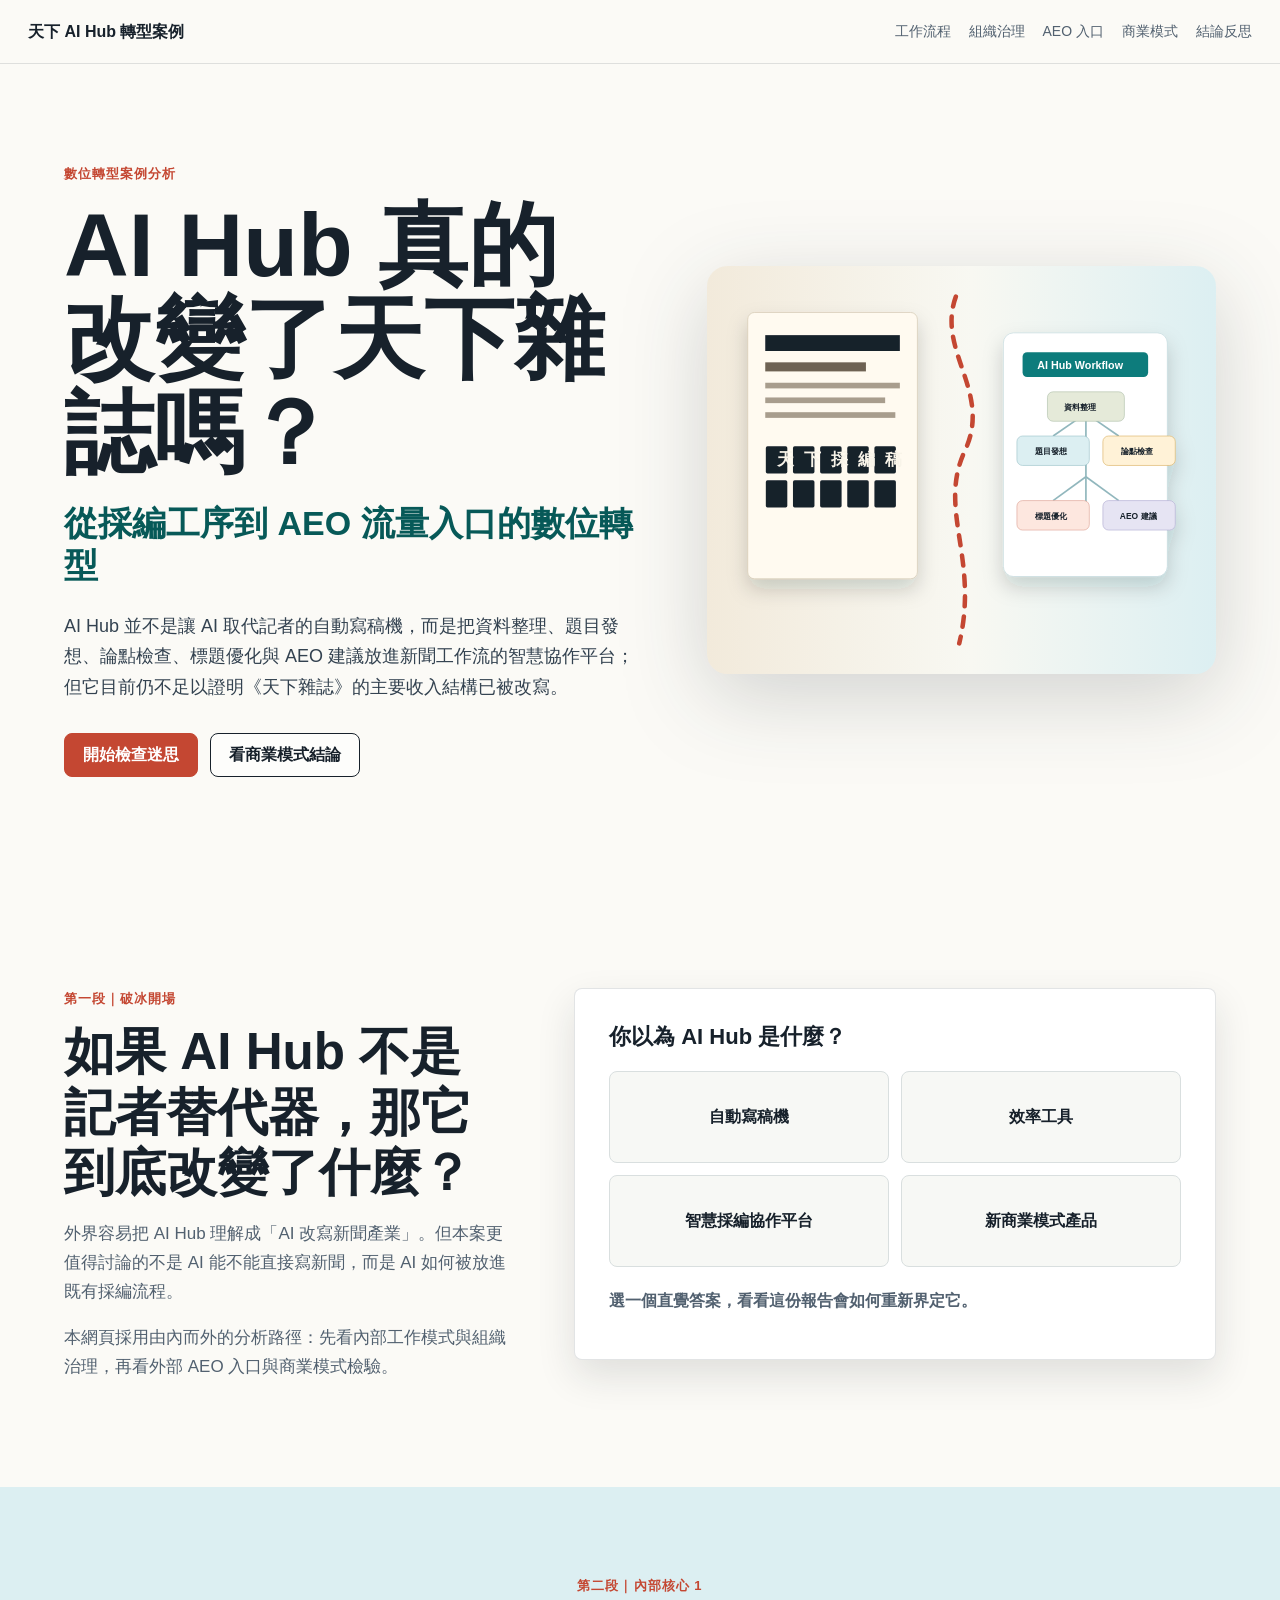
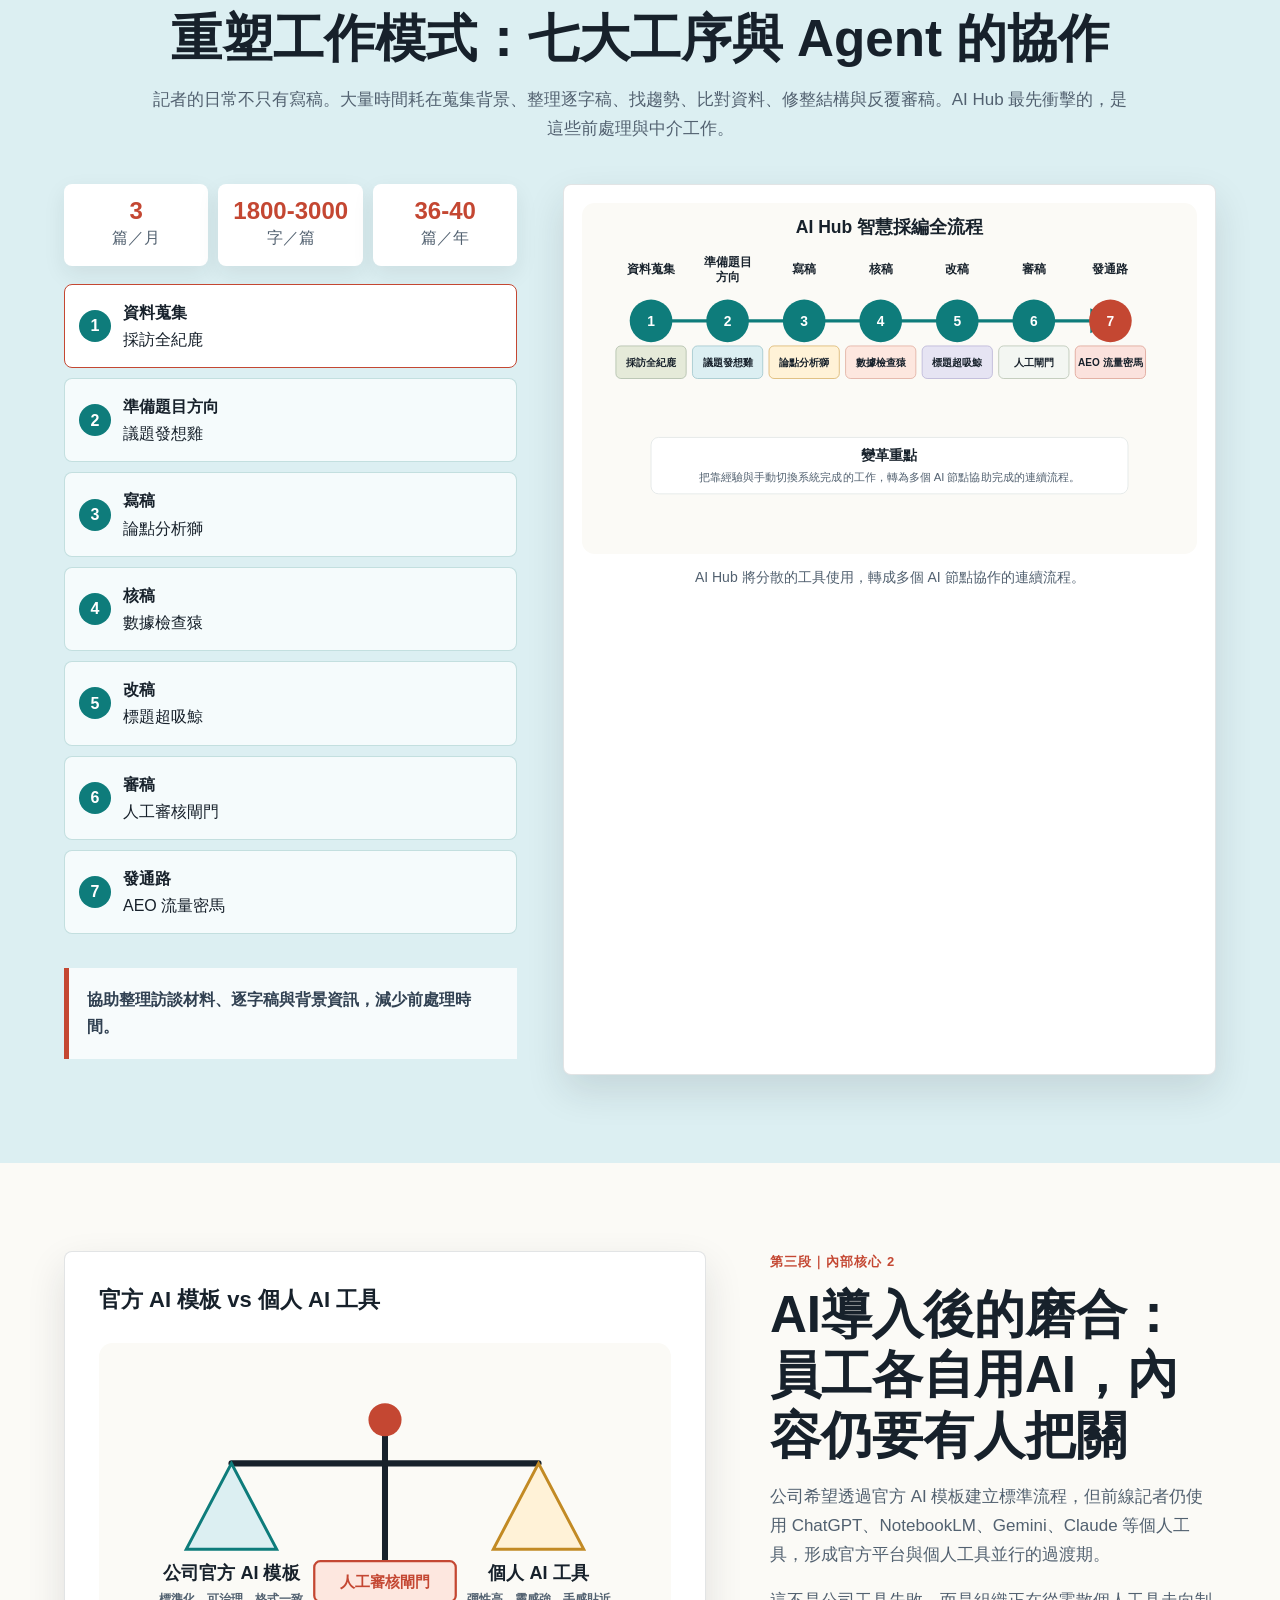
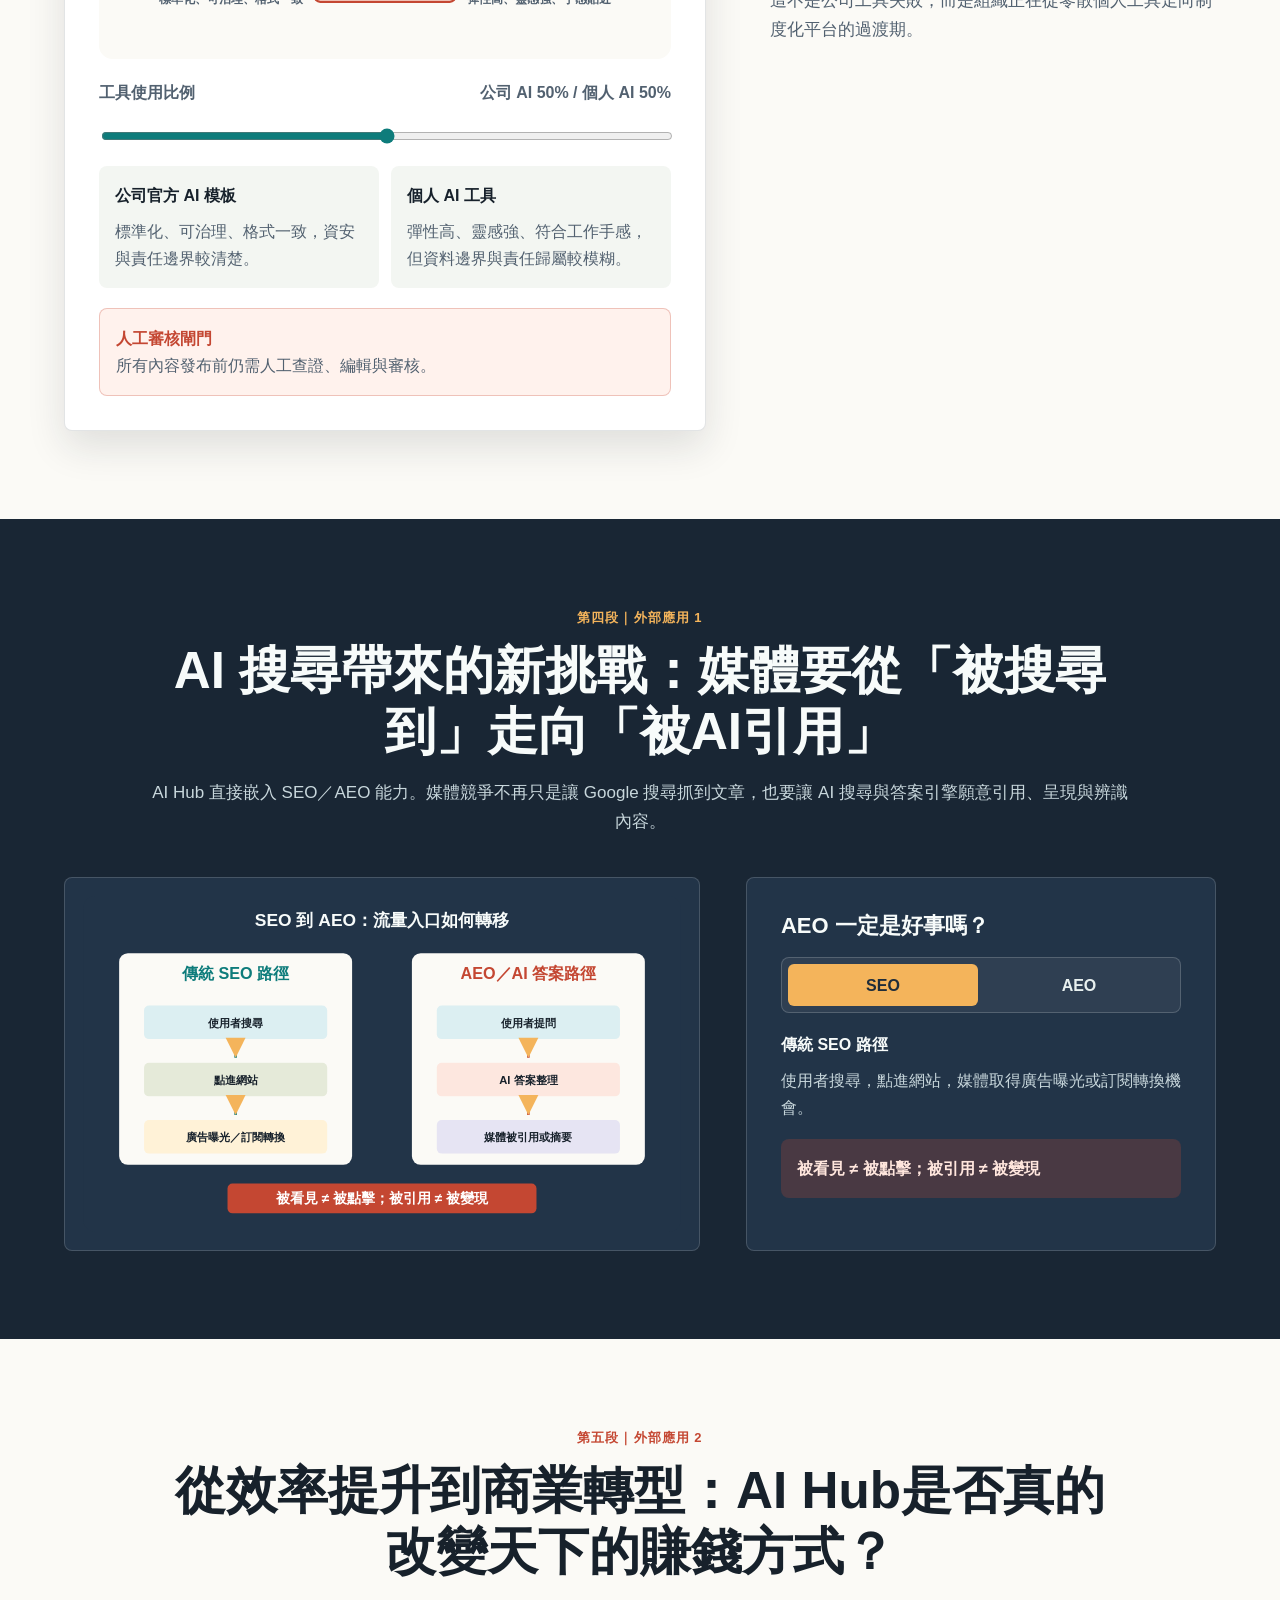
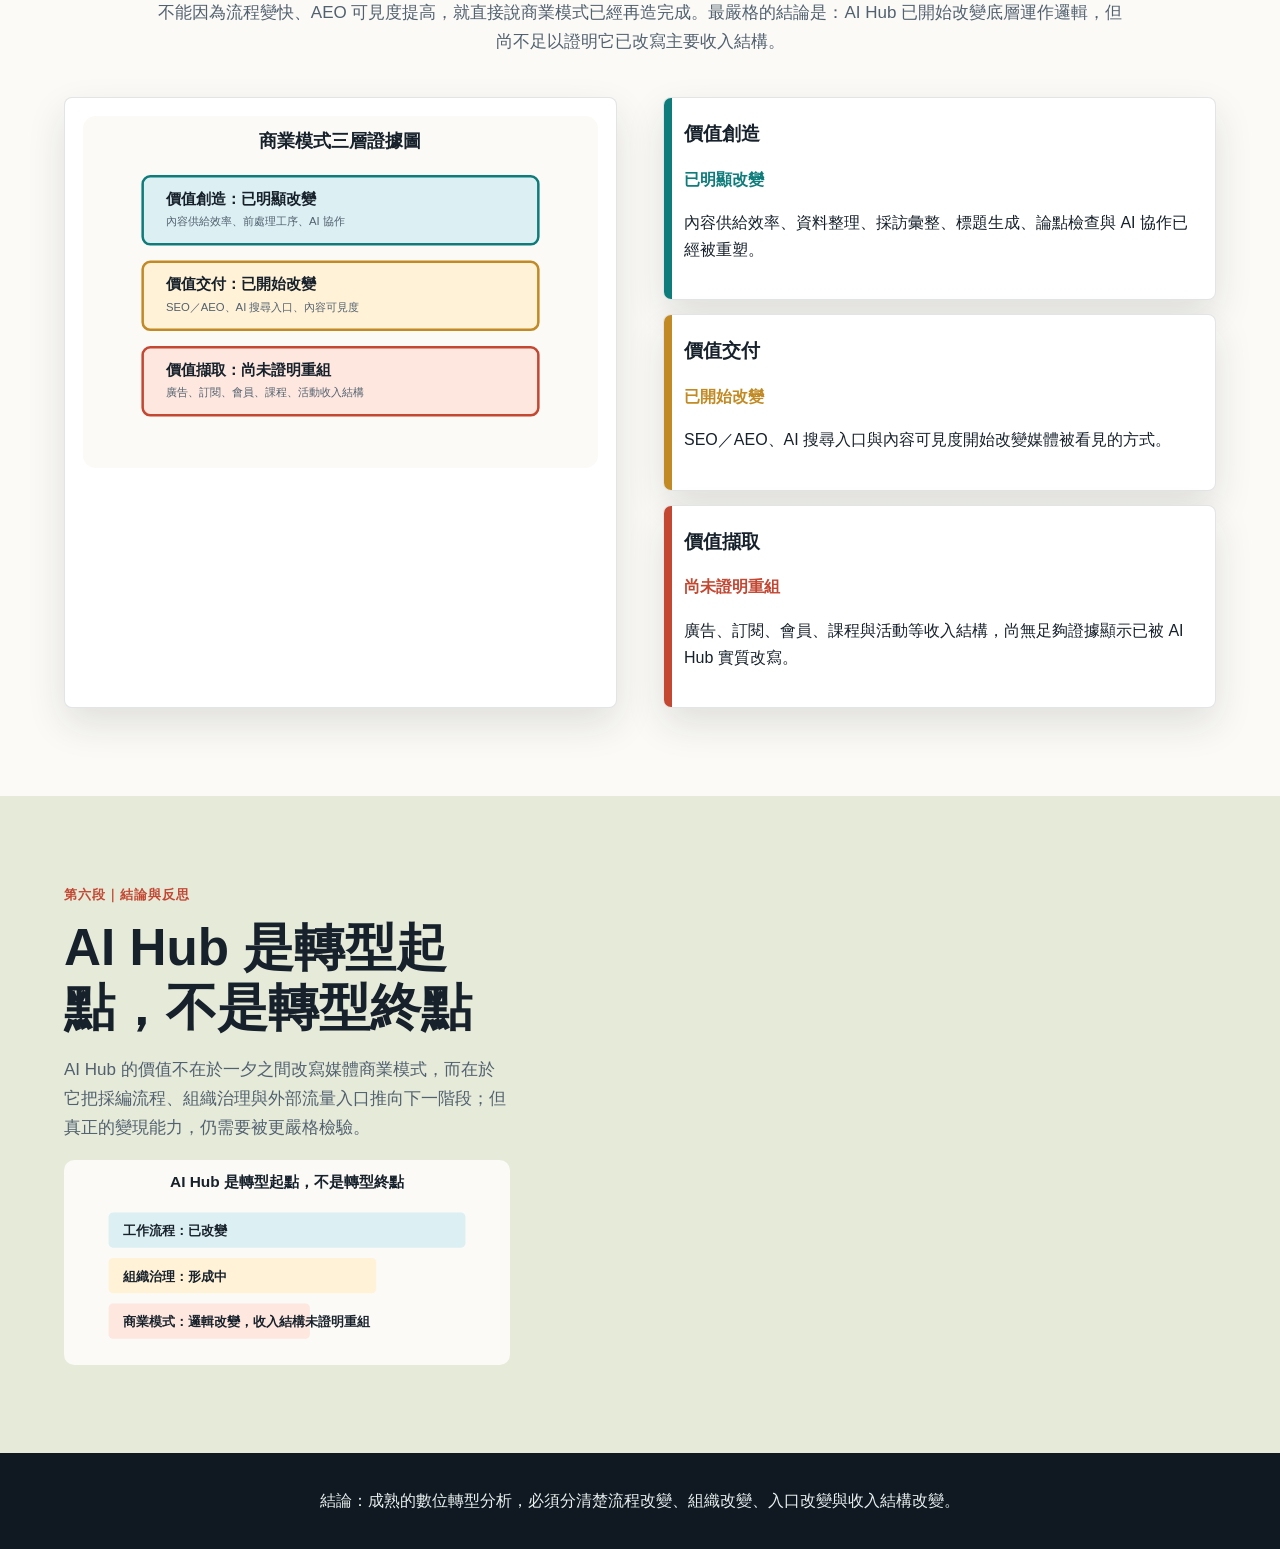
<file: index.html>
<!doctype html>
<html lang="zh-Hant">
  <head>
    <meta charset="utf-8" />
    <meta name="viewport" content="width=device-width, initial-scale=1" />
    <title>AI Hub 真的改變了天下雜誌嗎？</title>
    <meta
      name="description"
      content="從採編工序、組織治理到 AEO 流量入口，檢驗天下雜誌 AI Hub 導入後的數位轉型邊界。"
    />
    <link rel="stylesheet" href="style.css" />
  </head>
  <body>
    <header class="site-header" aria-label="報告導覽">
      <a class="brand" href="#top">天下 AI Hub 轉型案例</a>
      <nav class="nav-links" aria-label="頁面段落">
        <a href="#workflow">工作流程</a>
        <a href="#governance">組織治理</a>
        <a href="#aeo">AEO 入口</a>
        <a href="#business">商業模式</a>
        <a href="#reflection">結論反思</a>
      </nav>
      <div class="progress" aria-hidden="true"><span id="readProgress"></span></div>
    </header>

    <main id="top">
      <section class="hero section-band">
        <div class="hero-copy">
          <p class="eyebrow">數位轉型案例分析</p>
          <h1>AI Hub 真的改變了天下雜誌嗎？</h1>
          <p class="dek">從採編工序到 AEO 流量入口的數位轉型</p>
          <p class="lead">
            AI Hub 並不是讓 AI 取代記者的自動寫稿機，而是把資料整理、題目發想、論點檢查、標題優化與 AEO 建議放進新聞工作流的智慧協作平台；但它目前仍不足以證明《天下雜誌》的主要收入結構已被改寫。
          </p>
          <div class="hero-actions" aria-label="快速跳轉">
            <a class="button primary" href="#myth">開始檢查迷思</a>
            <a class="button ghost" href="#business">看商業模式結論</a>
          </div>
        </div>
        <div class="hero-visual" aria-label="傳統採編與 AI 模組介面的分裂式概念圖">
          <img src="assets/svg/hero-media-transformation.svg" alt="" />
        </div>
      </section>

     

      <section id="myth" class="section-band">
        <div class="section-grid">
          <div class="section-intro sticky-note">
            <p class="eyebrow">第一段｜破冰開場</p>
            <h2>如果 AI Hub 不是記者替代器，那它到底改變了什麼？</h2>
            <p>
              外界容易把 AI Hub 理解成「AI 改寫新聞產業」。但本案更值得討論的不是 AI 能不能直接寫新聞，而是 AI 如何被放進既有採編流程。
            </p>
            <p>
              本網頁採用由內而外的分析路徑：先看內部工作模式與組織治理，再看外部 AEO 入口與商業模式檢驗。
            </p>
          </div>
          <div class="interactive-panel" aria-labelledby="myth-title">
            <h3 id="myth-title">你以為 AI Hub 是什麼？</h3>
            <div class="choice-grid" data-quiz="myth">
              <button class="choice" data-correct="false">自動寫稿機</button>
              <button class="choice" data-correct="partial">效率工具</button>
              <button class="choice" data-correct="true">智慧採編協作平台</button>
              <button class="choice" data-correct="false">新商業模式產品</button>
            </div>
            <p class="feedback" id="mythFeedback" aria-live="polite">選一個直覺答案，看看這份報告會如何重新界定它。</p>
          </div>
        </div>
      </section>

      <section id="workflow" class="section-band tinted">
        <div class="section-heading">
          <p class="eyebrow">第二段｜內部核心 1</p>
          <h2>重塑工作模式：七大工序與 Agent 的協作</h2>
          <p>
            記者的日常不只有寫稿。大量時間耗在蒐集背景、整理逐字稿、找趨勢、比對資料、修整結構與反覆審稿。AI Hub 最先衝擊的，是這些前處理與中介工作。
          </p>
        </div>
        <div class="workflow-layout">
          <div class="workflow-controls">
            <div class="stat-strip">
              <span><strong>3</strong> 篇／月</span>
              <span><strong>1800-3000</strong> 字／篇</span>
              <span><strong>36-40</strong> 篇／年</span>
            </div>
            <div class="stepper" id="workflowStepper" aria-label="AI Hub 採編流程步進"></div>
            <p class="insight" id="workflowInsight">點選工序，查看 AI Hub Agent 如何插入採編流程。</p>
          </div>
          <figure class="diagram-frame">
            <img src="assets/svg/ai-hub-workflow.svg" alt="AI Hub 智慧採編全流程圖" />
            <figcaption>AI Hub 將分散的工具使用，轉成多個 AI 節點協作的連續流程。</figcaption>
          </figure>
        </div>
      </section>

      <section id="governance" class="section-band">
        <div class="section-grid reverse">
          <div class="section-intro sticky-note">
            <p class="eyebrow">第三段｜內部核心 2</p>
            <h2>AI導入後的磨合：員工各自用AI，內容仍要有人把關</h2>
            <p>
              公司希望透過官方 AI 模板建立標準流程，但前線記者仍使用 ChatGPT、NotebookLM、Gemini、Claude 等個人工具，形成官方平台與個人工具並行的過渡期。
            </p>
            <p>
              這不是公司工具失敗，而是組織正在從零散個人工具走向制度化平台的過渡期。
            </p>
          </div>
          <div class="interactive-panel governance-panel">
            <h3>官方 AI 模板 vs 個人 AI 工具</h3>
            <figure class="mini-figure">
              <img src="assets/svg/ai-governance-balance.svg" alt="官方 AI 與個人 AI 工具治理天平" />
            </figure>
            <label class="range-label" for="governanceRange">
              工具使用比例
              <span id="rangeValue">公司 AI 50% / 個人 AI 50%</span>
            </label>
            <input id="governanceRange" type="range" min="0" max="100" value="50" />
            <div class="comparison">
              <div>
                <h4>公司官方 AI 模板</h4>
                <p>標準化、可治理、格式一致，資安與責任邊界較清楚。</p>
              </div>
              <div>
                <h4>個人 AI 工具</h4>
                <p>彈性高、靈感強、符合工作手感，但資料邊界與責任歸屬較模糊。</p>
              </div>
            </div>
            <div class="gate">
              <span>人工審核閘門</span>
              <p>所有內容發布前仍需人工查證、編輯與審核。</p>
            </div>
          </div>
        </div>
      </section>

      <section id="aeo" class="section-band dark">
        <div class="section-heading">
          <p class="eyebrow">第四段｜外部應用 1</p>
          <h2>AI 搜尋帶來的新挑戰：媒體要從「被搜尋到」走向「被AI引用」</h2>
          <p>
            AI Hub 直接嵌入 SEO／AEO 能力。媒體競爭不再只是讓 Google 搜尋抓到文章，也要讓 AI 搜尋與答案引擎願意引用、呈現與辨識內容。
          </p>
        </div>
        <div class="aeo-layout">
          <figure class="diagram-frame dark-frame">
            <img src="assets/svg/seo-to-aeo-entry-shift.svg" alt="SEO 到 AEO 流量入口轉移圖" />
          </figure>
          <div class="interactive-panel dark-panel">
            <h3>AEO 一定是好事嗎？</h3>
            <div class="segmented" role="tablist" aria-label="流量入口模式">
              <button class="active" data-mode="seo" role="tab" aria-selected="true">SEO</button>
              <button data-mode="aeo" role="tab" aria-selected="false">AEO</button>
            </div>
            <div class="path-explainer" id="pathExplainer">
              <h4>傳統 SEO 路徑</h4>
              <p>使用者搜尋，點進網站，媒體取得廣告曝光或訂閱轉換機會。</p>
            </div>
            <p class="warning">被看見 ≠ 被點擊；被引用 ≠ 被變現</p>
          </div>
        </div>
      </section>

      <section id="business" class="section-band">
        <div class="section-heading">
          <p class="eyebrow">第五段｜外部應用 2</p>
          <h2>從效率提升到商業轉型：AI Hub是否真的改變天下的賺錢方式？</h2>
          <p>
            不能因為流程變快、AEO 可見度提高，就直接說商業模式已經再造完成。最嚴格的結論是：AI Hub 已開始改變底層運作邏輯，但尚不足以證明它已改寫主要收入結構。
          </p>
        </div>
        <div class="business-layout">
          <figure class="diagram-frame">
            <img src="assets/svg/business-model-evidence-layers.svg" alt="商業模式三層證據圖" />
          </figure>
          <div class="layer-list" id="businessLayers" aria-label="商業模式三層檢驗"></div>
        </div>
      </section>

      <section id="reflection" class="section-band muted">
        <div class="section-grid">
          <div class="section-intro sticky-note">
            <p class="eyebrow">第六段｜結論與反思</p>
            <h2>AI Hub 是轉型起點，不是轉型終點</h2>
            <p>
              AI Hub 的價值不在於一夕之間改寫媒體商業模式，而在於它把採編流程、組織治理與外部流量入口推向下一階段；但真正的變現能力，仍需要被更嚴格檢驗。
            </p>
            <figure class="summary-figure">
              <img src="assets/svg/transformation-boundary-summary.svg" alt="工作流程、組織治理與商業模式三段證據條" />
            </figure>
          </div>
        </div>
      </section>
    </main>

    <footer class="site-footer">
      <p>結論：成熟的數位轉型分析，必須分清楚流程改變、組織改變、入口改變與收入結構改變。</p>
    </footer>

    <script src="script.js"></script>
  </body>
</html>
</file>
<file: style.css>
:root {
  --ink: #17212b;
  --muted-ink: #526170;
  --paper: #fbfaf6;
  --panel: #ffffff;
  --line: #d9dfdf;
  --teal: #0e7c7b;
  --teal-dark: #075958;
  --red: #c44732;
  --gold: #c28a24;
  --sky: #dceff2;
  --moss: #e5ead9;
  --night: #192634;
  --night-2: #223448;
  --shadow: 0 16px 38px rgba(22, 32, 43, 0.12);
  --radius: 8px;
}

* {
  box-sizing: border-box;
}

html {
  scroll-behavior: smooth;
}

body {
  margin: 0;
  background: var(--paper);
  color: var(--ink);
  font-family: "Noto Sans TC", "Microsoft JhengHei", Arial, sans-serif;
  line-height: 1.7;
}

img {
  display: block;
  max-width: 100%;
}

a {
  color: inherit;
}

.site-header {
  position: sticky;
  top: 0;
  z-index: 20;
  display: grid;
  grid-template-columns: auto 1fr;
  gap: 24px;
  align-items: center;
  min-height: 64px;
  padding: 0 28px;
  border-bottom: 1px solid rgba(23, 33, 43, 0.12);
  background: rgba(251, 250, 246, 0.92);
  backdrop-filter: blur(14px);
}

.brand {
  font-weight: 800;
  text-decoration: none;
}

.nav-links {
  display: flex;
  justify-content: flex-end;
  gap: 18px;
  color: var(--muted-ink);
  font-size: 14px;
}

.nav-links a {
  text-decoration: none;
}

.progress {
  position: absolute;
  inset: auto 0 0;
  height: 3px;
  background: transparent;
}

.progress span {
  display: block;
  width: 0;
  height: 100%;
  background: var(--red);
}

.section-band {
  padding: 88px clamp(20px, 5vw, 72px);
}

.hero {
  display: grid;
  grid-template-columns: minmax(0, 1fr) minmax(320px, 0.88fr);
  gap: clamp(28px, 5vw, 72px);
  align-items: center;
  min-height: calc(100vh - 64px);
  padding-top: 64px;
}

.hero h1 {
  max-width: 760px;
  margin: 0;
  font-size: clamp(44px, 7vw, 92px);
  line-height: 1.05;
  letter-spacing: 0;
}

.dek {
  margin: 22px 0 0;
  color: var(--teal-dark);
  font-size: clamp(20px, 3vw, 34px);
  font-weight: 750;
  line-height: 1.25;
}

.lead {
  max-width: 760px;
  margin: 24px 0 0;
  color: #334250;
  font-size: 18px;
}

.hero-visual {
  align-self: stretch;
  display: grid;
  place-items: center;
  min-height: 460px;
}

.hero-visual img {
  width: min(100%, 620px);
  filter: drop-shadow(0 22px 42px rgba(20, 31, 40, 0.18));
}

.hero-actions {
  display: flex;
  flex-wrap: wrap;
  gap: 12px;
  margin-top: 30px;
}

.button {
  display: inline-flex;
  align-items: center;
  justify-content: center;
  min-height: 44px;
  padding: 0 18px;
  border: 1px solid var(--ink);
  border-radius: var(--radius);
  background: transparent;
  color: var(--ink);
  font: inherit;
  font-weight: 750;
  text-decoration: none;
  cursor: pointer;
}

.button.primary {
  border-color: var(--red);
  background: var(--red);
  color: #fff;
}

.button.ghost {
  background: rgba(255, 255, 255, 0.48);
}

.muted {
  background: var(--moss);
}

.tinted {
  background: var(--sky);
}

.dark {
  background: var(--night);
  color: #f7fbfa;
}

.section-grid {
  display: grid;
  grid-template-columns: minmax(260px, 0.82fr) minmax(320px, 1.18fr);
  gap: clamp(28px, 5vw, 72px);
  align-items: start;
}

.section-grid.reverse {
  grid-template-columns: minmax(320px, 1.18fr) minmax(260px, 0.82fr);
}

.section-grid.reverse .section-intro {
  order: 2;
}

.section-heading {
  max-width: 980px;
  margin: 0 auto 40px;
  text-align: center;
}

.section-heading h2,
.section-intro h2,
.audience h2 {
  margin: 0;
  font-size: clamp(28px, 4vw, 52px);
  line-height: 1.18;
  letter-spacing: 0;
}

.section-heading p:not(.eyebrow),
.section-intro p:not(.eyebrow) {
  color: var(--muted-ink);
  font-size: 17px;
}

.dark .section-heading p:not(.eyebrow) {
  color: #c8d7dc;
}

.eyebrow {
  margin: 0 0 12px;
  color: var(--red);
  font-size: 13px;
  font-weight: 850;
  letter-spacing: 0.08em;
}

.dark .eyebrow {
  color: #f4b45b;
}

.sticky-note {
  position: sticky;
  top: 92px;
}

.audience-grid {
  display: grid;
  grid-template-columns: repeat(3, 1fr);
  gap: 14px;
}

.audience-grid article,
.interactive-panel,
.diagram-frame,
.layer-card {
  border: 1px solid rgba(23, 33, 43, 0.12);
  border-radius: var(--radius);
  background: var(--panel);
  box-shadow: var(--shadow);
}

.audience-grid article {
  padding: 20px;
}

.audience-grid h3,
.interactive-panel h3 {
  margin: 0 0 10px;
  font-size: 22px;
  line-height: 1.25;
}

.audience-grid p,
.interactive-panel p {
  margin: 0;
  color: var(--muted-ink);
}

.interactive-panel {
  padding: clamp(20px, 4vw, 34px);
}

.choice-grid {
  display: grid;
  grid-template-columns: repeat(2, minmax(0, 1fr));
  gap: 12px;
  margin: 20px 0;
}

.choice {
  min-height: 92px;
  padding: 16px;
  border: 1px solid var(--line);
  border-radius: var(--radius);
  background: #f7f8f5;
  color: var(--ink);
  font: inherit;
  font-weight: 800;
  cursor: pointer;
  transition: transform 160ms ease, border-color 160ms ease, background 160ms ease;
}

.choice:hover,
.choice:focus-visible {
  border-color: var(--teal);
  transform: translateY(-2px);
}

.choice.correct {
  border-color: var(--teal);
  background: #dff1ec;
}

.choice.wrong {
  border-color: var(--red);
  background: #f8e5df;
}

.feedback {
  min-height: 2.4em;
  margin-top: 12px;
  font-weight: 700;
}

.workflow-layout,
.aeo-layout,
.business-layout {
  display: grid;
  grid-template-columns: minmax(320px, 0.82fr) minmax(360px, 1.18fr);
  gap: clamp(24px, 4vw, 46px);
  align-items: stretch;
}

.workflow-controls {
  display: grid;
  gap: 18px;
  align-content: start;
}

.stat-strip {
  display: grid;
  grid-template-columns: repeat(3, 1fr);
  gap: 10px;
}

.stat-strip span {
  padding: 14px;
  border-radius: var(--radius);
  background: #fff;
  color: var(--muted-ink);
  text-align: center;
  box-shadow: 0 8px 22px rgba(22, 32, 43, 0.08);
}

.stat-strip strong {
  display: block;
  color: var(--red);
  font-size: 24px;
  line-height: 1.1;
}

.stepper {
  display: grid;
  gap: 10px;
}

.step-button {
  display: grid;
  grid-template-columns: 32px 1fr;
  gap: 12px;
  align-items: center;
  width: 100%;
  padding: 14px;
  border: 1px solid rgba(14, 124, 123, 0.22);
  border-radius: var(--radius);
  background: rgba(255, 255, 255, 0.72);
  color: var(--ink);
  font: inherit;
  text-align: left;
  cursor: pointer;
}

.step-button span:first-child {
  display: grid;
  place-items: center;
  width: 32px;
  height: 32px;
  border-radius: 50%;
  background: var(--teal);
  color: #fff;
  font-weight: 850;
}

.step-button.active {
  border-color: var(--red);
  background: #fff;
}

.insight {
  padding: 18px;
  border-left: 5px solid var(--red);
  background: rgba(255, 255, 255, 0.78);
  color: #314152;
  font-weight: 720;
}

.diagram-frame {
  margin: 0;
  padding: 18px;
  align-self: stretch;
}

.diagram-frame figcaption {
  margin-top: 12px;
  color: var(--muted-ink);
  font-size: 14px;
  text-align: center;
}

.governance-panel {
  display: grid;
  gap: 20px;
}

.mini-figure,
.summary-figure {
  margin: 0;
}

.range-label {
  display: flex;
  justify-content: space-between;
  gap: 16px;
  color: var(--muted-ink);
  font-weight: 750;
}

input[type="range"] {
  width: 100%;
  accent-color: var(--teal);
}

.comparison {
  display: grid;
  grid-template-columns: 1fr 1fr;
  gap: 12px;
}

.comparison div,
.gate {
  padding: 16px;
  border-radius: var(--radius);
  background: #f3f6f2;
}

.comparison h4,
.path-explainer h4,
.layer-card h3 {
  margin: 0 0 8px;
}

.gate {
  border: 1px solid rgba(196, 71, 50, 0.28);
  background: #fff2ed;
}

.gate span {
  display: block;
  color: var(--red);
  font-weight: 850;
}

.dark-frame,
.dark-panel {
  border-color: rgba(255, 255, 255, 0.16);
  background: var(--night-2);
  box-shadow: none;
}

.dark-frame figcaption,
.dark-panel p {
  color: #c8d7dc;
}

.aeo-layout {
  grid-template-columns: minmax(360px, 1.15fr) minmax(320px, 0.85fr);
}

.segmented {
  display: grid;
  grid-template-columns: 1fr 1fr;
  gap: 6px;
  padding: 6px;
  margin: 18px 0;
  border: 1px solid rgba(255, 255, 255, 0.18);
  border-radius: var(--radius);
  background: rgba(255, 255, 255, 0.06);
}

.segmented button {
  min-height: 42px;
  border: 0;
  border-radius: 6px;
  background: transparent;
  color: #e8f0ef;
  font: inherit;
  font-weight: 850;
  cursor: pointer;
}

.segmented button.active {
  background: #f4b45b;
  color: #1f2d3a;
}

.warning {
  margin-top: 18px !important;
  padding: 16px;
  border-radius: var(--radius);
  background: rgba(196, 71, 50, 0.24);
  color: #ffe6dd !important;
  font-weight: 850;
}

.business-layout {
  grid-template-columns: minmax(360px, 1fr) minmax(320px, 1fr);
}

.layer-list {
  display: grid;
  gap: 14px;
}

.layer-card {
  position: relative;
  overflow: hidden;
  padding: 20px;
}

.layer-card::before {
  content: "";
  position: absolute;
  inset: 0 auto 0 0;
  width: 8px;
  background: var(--accent, var(--teal));
}

.layer-card strong {
  color: var(--accent, var(--teal));
}

.quiz-panel {
  display: grid;
  gap: 18px;
}

.quiz-item {
  padding: 16px;
  border: 1px solid var(--line);
  border-radius: var(--radius);
  background: #f7f8f5;
}

.quiz-item p {
  margin-bottom: 10px;
  color: var(--ink);
  font-weight: 800;
}

.quiz-options {
  display: grid;
  gap: 8px;
}

.quiz-options label {
  display: flex;
  gap: 8px;
  align-items: flex-start;
  color: var(--muted-ink);
}

.site-footer {
  padding: 34px 24px;
  background: #101922;
  color: #e9f0ef;
  text-align: center;
}

.site-footer p {
  margin: 0;
}

@media (max-width: 980px) {
  .site-header {
    grid-template-columns: 1fr;
    gap: 8px;
    padding: 12px 20px;
  }

  .nav-links {
    justify-content: flex-start;
    overflow-x: auto;
    padding-bottom: 4px;
  }

  .hero,
  .section-grid,
  .section-grid.reverse,
  .workflow-layout,
  .aeo-layout,
  .business-layout {
    grid-template-columns: 1fr;
  }

  .section-grid.reverse .section-intro {
    order: initial;
  }

  .sticky-note {
    position: static;
  }

  .audience-grid {
    grid-template-columns: 1fr;
  }

  .hero {
    min-height: auto;
  }

  .hero-visual {
    min-height: 300px;
  }
}

@media (max-width: 620px) {
  .section-band {
    padding: 64px 18px;
  }

  .choice-grid,
  .comparison,
  .stat-strip {
    grid-template-columns: 1fr;
  }

  .range-label {
    display: grid;
  }
}
</file>
